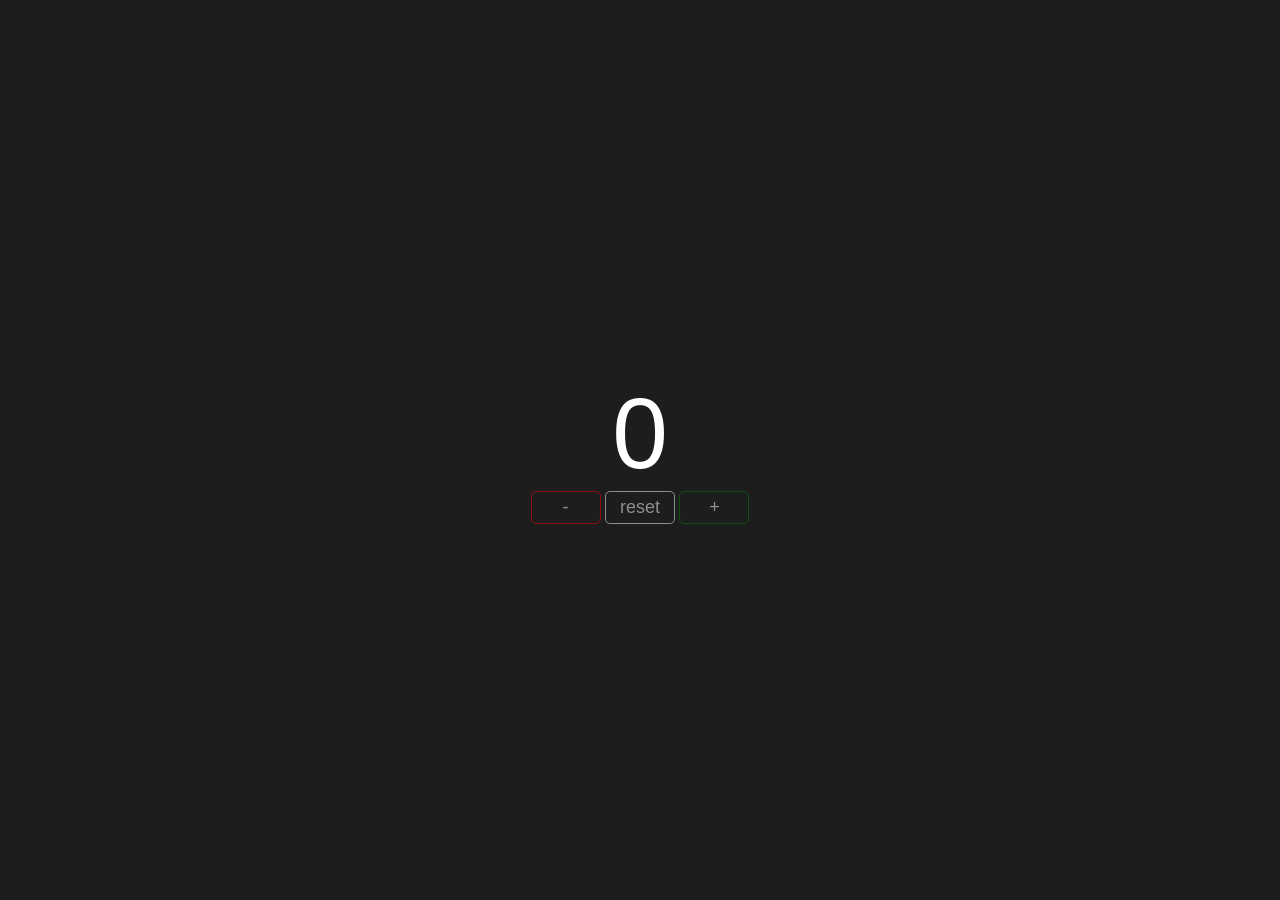
<file: basic JavaScript Project/1. NumberCounter-JavaScript-ProjectFile/html/index.html>
<!doctype html>
<html lang="en">
  <head>
    <meta charset="UTF-8" />
    <meta name="viewport" content="width=device-width, initial-scale=1.0" />
    <title>Number counter</title>
    <link rel="stylesheet" href="../css/style.css">
  </head>
  <body>
    <div class="container">
      <p id="number">0</p>
      <button id="decrease">-</button>
      <button id="reset">reset</button>
      <button id="increase">+</button>
    </div>

    <script src="../javaScript/javaScript.js"></script>
  </body>
</html>
</file>
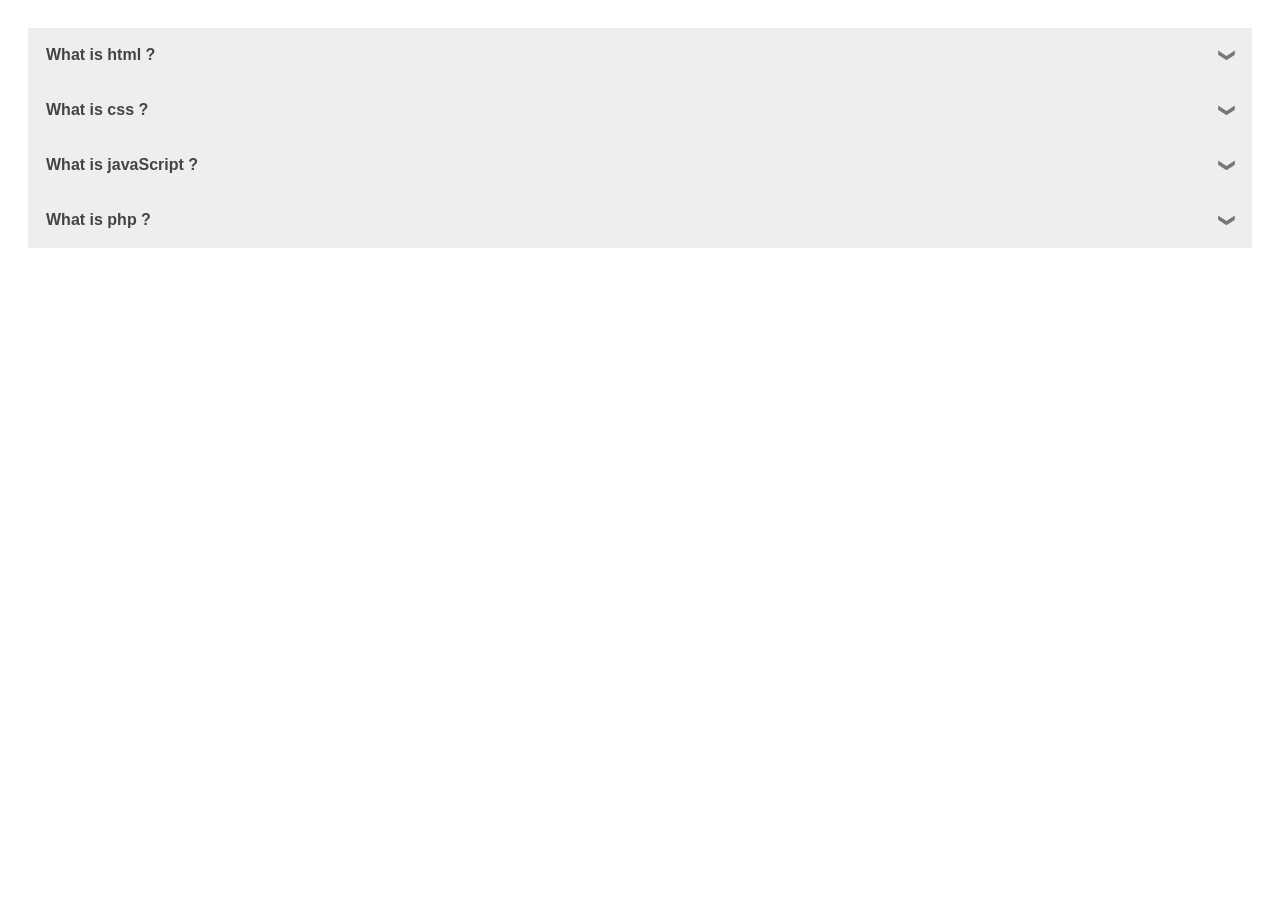
<file: basic JavaScript Project/2. AccordionMenu-JavaScript-ProjectFile/html/index.html>
<!doctype html>
<html lang="en" dir="ltr">
  <head>
    <meta charset="UTF-8" />
    <meta name="viewport" content="width=device-width, initial-scale=1.0" />
    <title>Document</title>
    <link rel="stylesheet" href="../css/style.css">
  </head>
  <body>



    <button class="accordion">What is html ?</button>
    <div class="panel">
      <p>
        Lorem ipsum dolor sit amet consectetur adipisicing elit. Aperiam
        accusamus unde veniam sit accusantium nemo esse quo! Molestiae nobis,
        maxime est saepe dolorum mollitia esse fugit nihil praesentium at ut.
      </p>
    </div>
    <button class="accordion">What is css ?</button>
    <div class="panel">
      <p>
        Lorem ipsum dolor sit amet consectetur adipisicing elit. Aperiam
        accusamus unde veniam sit accusantium nemo esse quo! Molestiae nobis,
        maxime est saepe dolorum mollitia esse fugit nihil praesentium at ut.
      </p>
    </div>
    <button class="accordion">What is javaScript ?</button>
    <div class="panel">
      <p>
        Lorem ipsum dolor sit amet consectetur adipisicing elit. Aperiam
        accusamus unde veniam sit accusantium nemo esse quo! Molestiae nobis,
        maxime est saepe dolorum mollitia esse fugit nihil praesentium at ut.
      </p>
    </div>
    <button class="accordion">What is php ?</button>
    <div class="panel">
      <p>
        Lorem ipsum dolor sit amet consectetur adipisicing elit. Aperiam
        accusamus unde veniam sit accusantium nemo esse quo! Molestiae nobis,
        maxime est saepe dolorum mollitia esse fugit nihil praesentium at ut.
      </p>
    </div>



    <!-- js files  -->
    <script src="../javaScript/script.js"></script>
  </body>
</html>
</file>
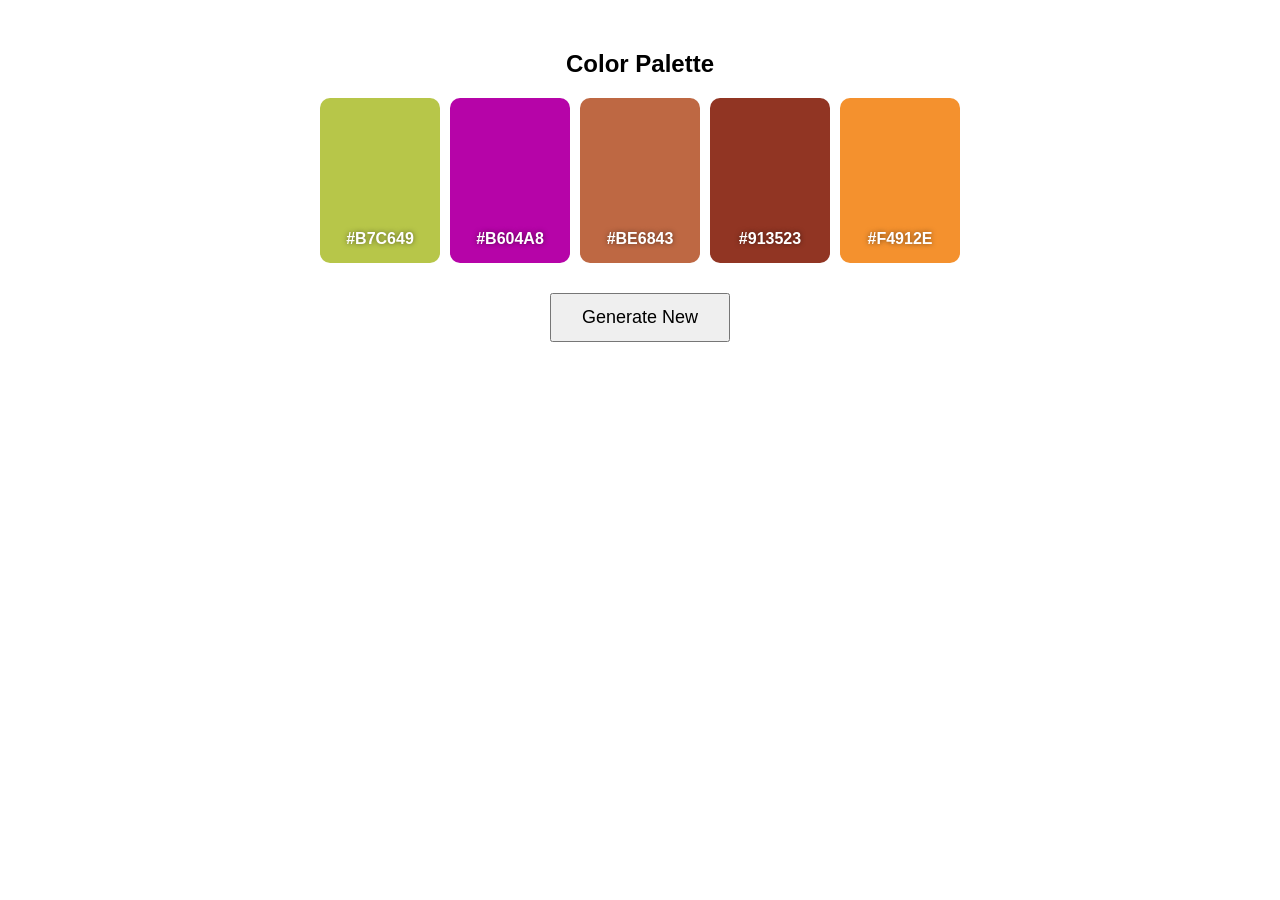
<file: basic JavaScript Project/5. InteractiveColorPaletteGenerator-JavaScript-ProjectFile/html/index.html>
<!doctype html>
<html lang="en">
  <head>
    <meta charset="UTF-8" />
    <meta name="viewport" content="width=device-width, initial-scale=1.0" />
    <title>javaScript project file</title>
    <link rel="stylesheet" href="../css/style.css" />

    
  </head>
  <body>

     <h2> Color Palette </h2>
    <div class="palette" id="palette"></div>
    <button onclick="generatePalette()">Generate New</button>
    <p id="msg" style="margin-top:20px;color:green;"></p>


    <script src="../JavaScript/index.js"></script>

  </body>
</html>
</file>
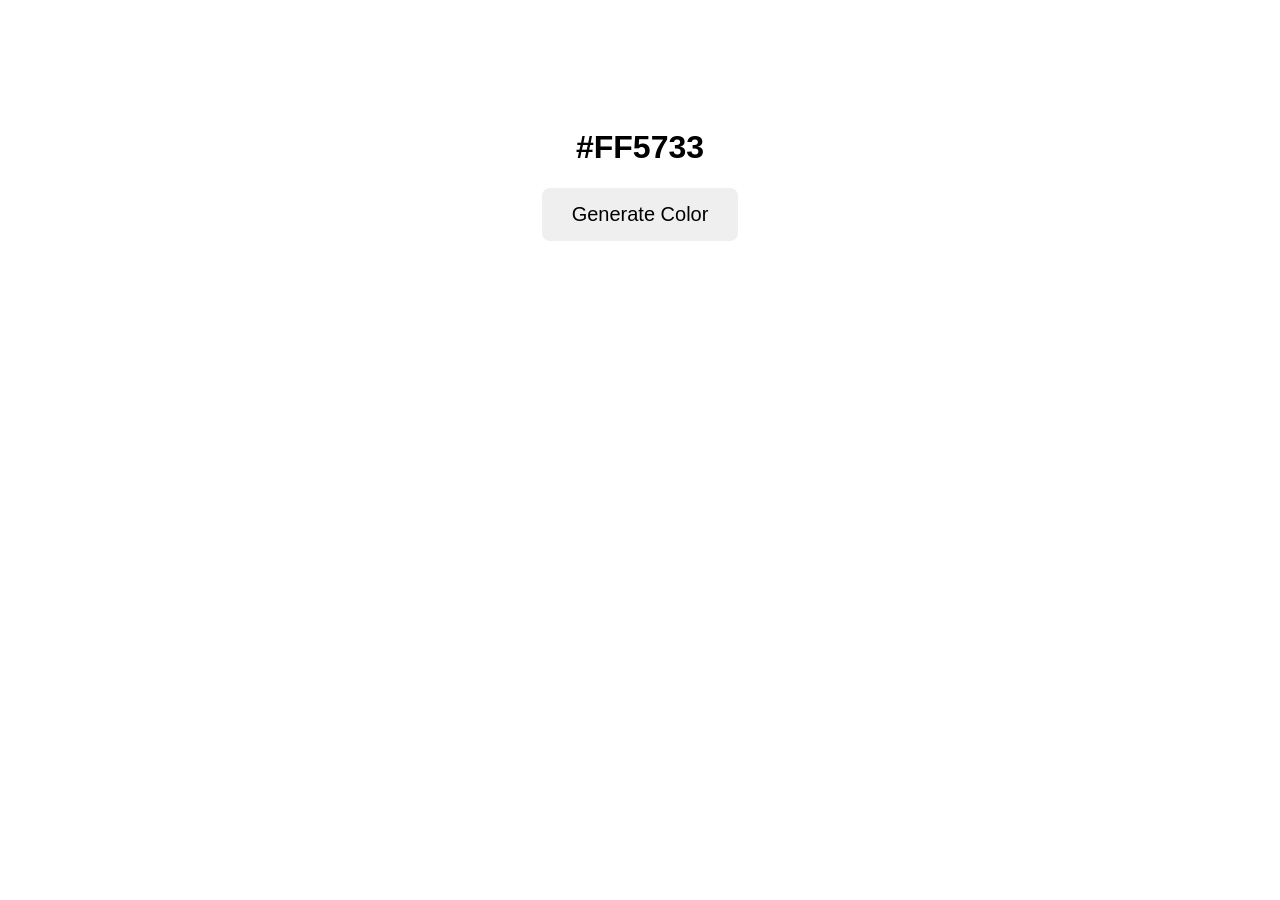
<file: basic JavaScript Project/6. interactiveColorGenerator-in-HTMLBackgroundColor-JavaScript-ProjectFile/html/index.html>
<!doctype html>
<html lang="en" dir="ltr">
  <head>
    <meta charset="UTF-8" />
    <meta name="viewport" content="width=device-width, initial-scale=1.0" />
    <title>Color Palette</title>
    <link rel="stylesheet" href="../css/style.css" />
    <style></style>
  </head>
  <body>
    <h1 id="colorDisplay">#FF5733</h1>
    <button onclick="generateColor()">Generate Color</button>

    <script src="../JavaScript/index.js"></script>
  </body>
</html>
</file>
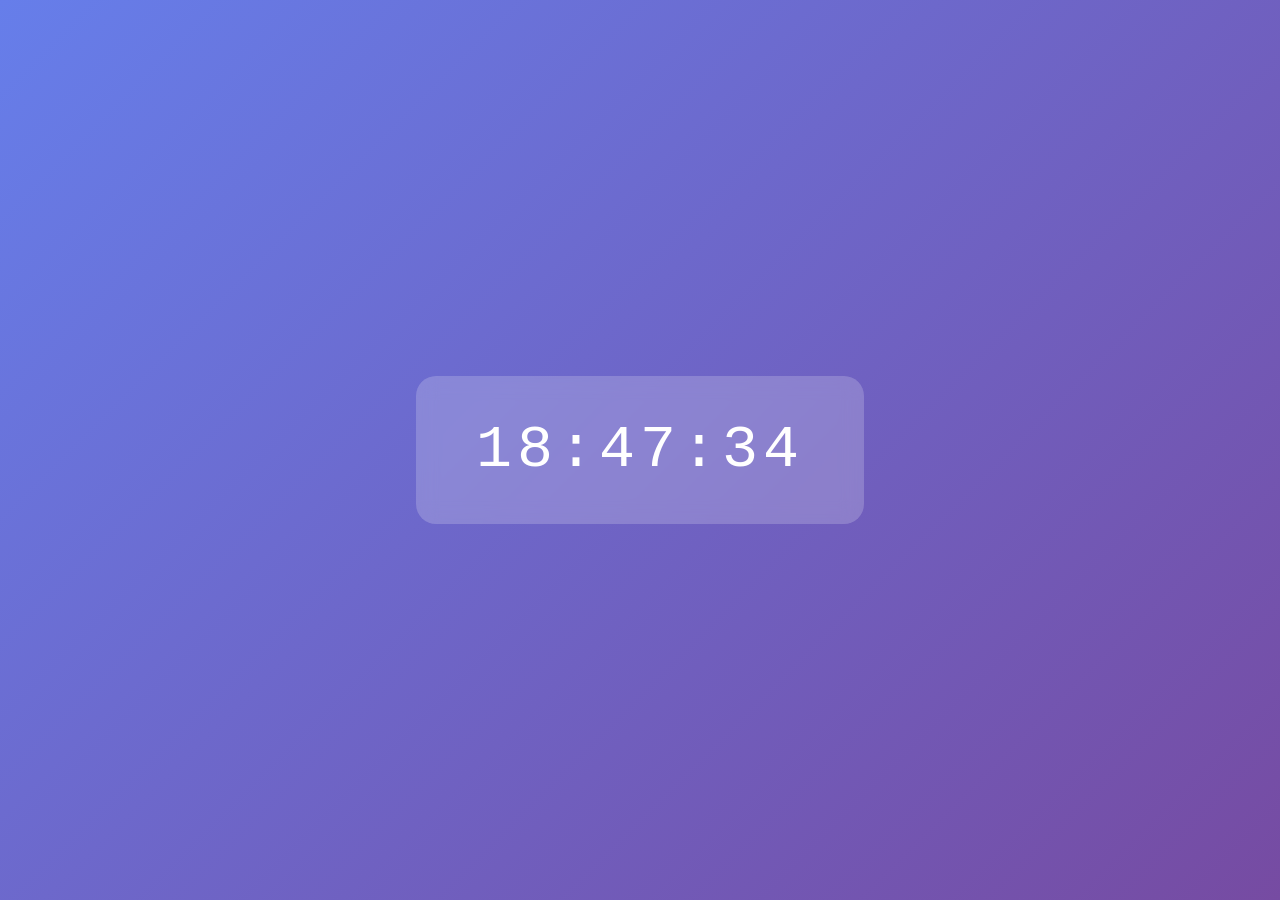
<file: basic JavaScript Project/7. DynamicClock-with-CustomStyling-JavaScript Project file/html/index.html>
<!doctype html>
<html lang="en" dir="ltr">
  <head>
    <meta charset="UTF-8" />
    <meta name="viewport" content="width=device-width, initial-scale=1.0" />
    <title>Color Palette</title>
    <link rel="stylesheet" href="../css/style.css" />
  </head>
  <body>
    <div class="clock" id="clock">00:00:00</div>

    <script src="../JavaScript/index.js"></script>
    
  </body>
</html>
</file>
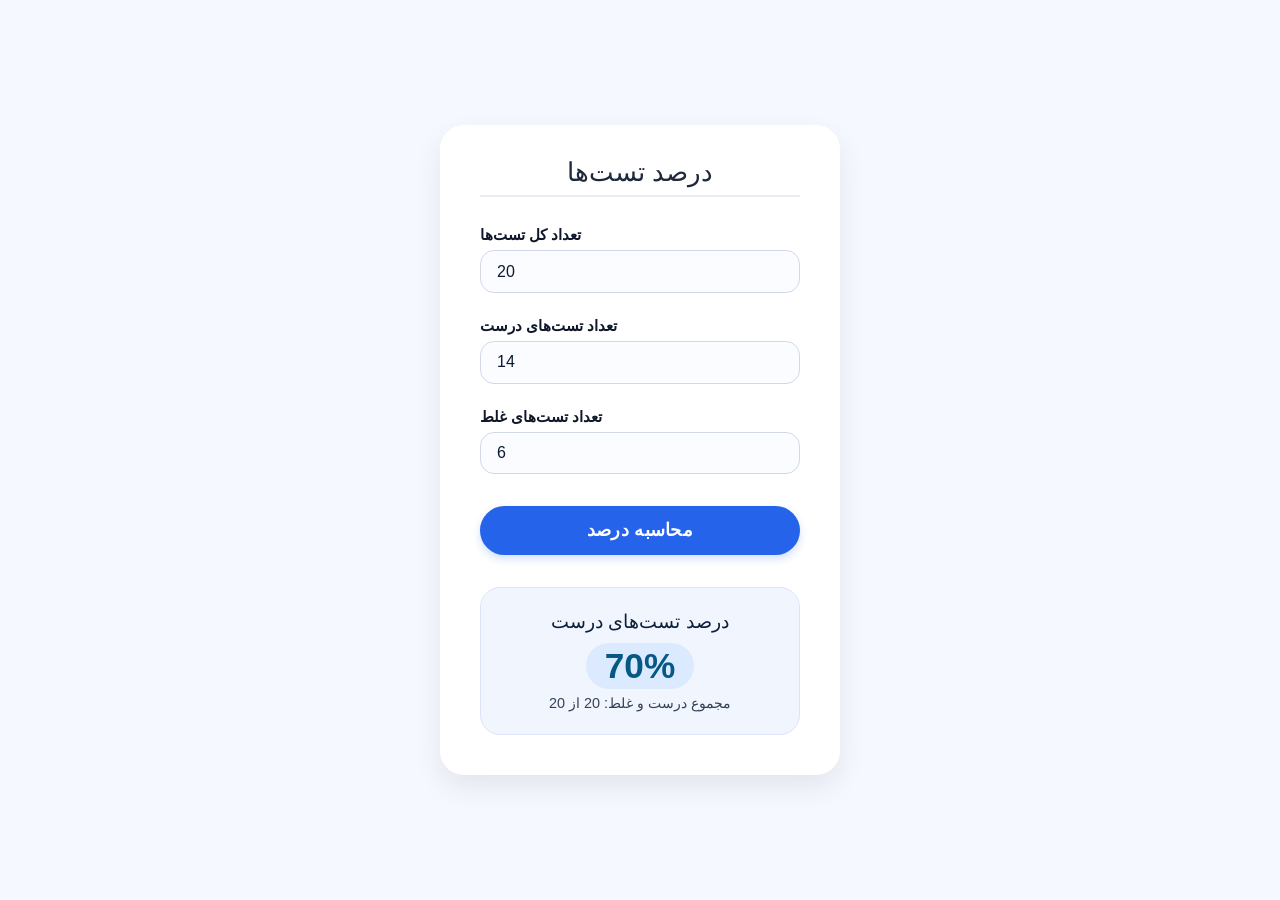
<file: basic JavaScript Project/8. Percentage-of-tests-javaScript-ProjectFile/html/index.html>
<!doctype html>
<html lang="en">
  <head>
    <meta charset="UTF-8" />
    <meta name="viewport" content="width=device-width, initial-scale=1.0" />
    <title>Simple Navigation with Dropdowns</title>
    <link rel="stylesheet" href="../css/style.css" />
  </head>
  <body>
    <!-- ===== HTML BODY ===== -->
    <div class="card">
      <h2> درصد تست‌ها</h2>

      <!-- فرم شامل سه ورودی و یک باتن -->
      <form id="testForm">
        <div class="form-group">
          <label for="totalTests"> تعداد کل تست‌ها</label>
          <input
            type="number"
            id="totalTests"
            placeholder="for example : 15"
            value="20"
            min="0"
          />
        </div>

        <div class="form-group">
          <label for="correctTests"> تعداد تست‌های درست</label>
          <input
            type="number"
            id="correctTests"
            placeholder="for example : 15"
            value="14"
            min="0"
          />
        </div>

        <div class="form-group">
          <label for="wrongTests"> تعداد تست‌های غلط</label>
          <input
            type="number"
            id="wrongTests"
            placeholder="for example : 5"
            value="6"
            min="0"
          />
        </div>

        <button type="button" class="btn" id="calcBtn">محاسبه درصد</button>
      </form>

      <!-- نمایش نتیجه درصد -->
      <div class="result-box" id="resultDisplay">
        <p>درصد تست‌های درست</p>
        <div class="percent" id="percentValue">۰٪</div>
        <p style="font-size: 0.9rem; color: #334155" id="detailInfo">
          ( از مجموع تست‌ها )
        </p>
      </div>
    </div>

   

    <!-- ===== JAVA SCRIPT SOURCE ===== -->
    <script src="../JavaScript/index.js"></script>
  </body>
</html>
</file>
<file: basic JavaScript Project/1. NumberCounter-JavaScript-ProjectFile/css/style.css>
/* Combined styles from all snippets */
* {
  margin: 0;
  padding: 0;
  box-sizing: border-box;
}

body {
  height: 100vh;
  display: flex;
  align-items: center;
  justify-content: center;
  background-color: #1d1d1d;
  font-family: sans-serif;
  flex-direction: column;
  gap: 20px;
}

p#number {
  text-align: center;
  color: #fff;
  font-size: 100px;
  margin: 0;
}

.button-container {
  display: flex;
  gap: 15px;
}

button {
  width: 70px;
  border: 0;
  outline: 0;
  padding: 5px;
  border-radius: 5px;
  background-color: transparent;
  border: 1px solid #fff;
  color: #fff;
  opacity: 0.5;
  cursor: pointer;
  font-size: 18px;
  transition: all 0.2s ease;
}

button:first-of-type {
  border-color: red;
}

button:last-of-type {
  border-color: green;
}

button:hover {
  color: rgb(236, 154, 2);
  opacity: 1;
}
</file>
<file: basic JavaScript Project/2. AccordionMenu-JavaScript-ProjectFile/css/style.css>
/* Accordion Button */
body {
    font-family: 'Montserrat', sans-serif;
    padding: 20px;
}

.accordion {
    background-color: #eee;
    color: #444;
    cursor: pointer;
    padding: 18px;
    width: 100%;
    border: none;
    text-align: left;
    outline: none;
    font-size: 16px;
    font-weight: bold;
}

/* Hover Effect */
.active , .accordion:hover {
  background-color: #ccc;
}

.accordion::after {
          content: '\00276F';
          transform: rotate(90deg);
          color: #777;
          font-weight: bold;
          float: right;
          margin-left: 5px;
          transition: all 0.5s;
}

.active:after {
          content: '\00276F';
          transform: rotate(270deg);
          
}


/* Panel Content */
.panel{
    padding: 0 18px;
    background-color: rgb(248, 207, 130);
    max-height: 0;
    overflow: hidden;
    transition: max-height 0.2s ease-out;
}
</file>
<file: basic JavaScript Project/5. InteractiveColorPaletteGenerator-JavaScript-ProjectFile/css/style.css>
body {
  font-family: Arial;
  text-align: center;
  margin-top: 50px;
}
.palette {
  display: flex;
  justify-content: center;
  gap: 10px;
  flex-wrap: wrap;
}
.color-box {
  width: 120px;
  height: 150px;
  border-radius: 10px;
  cursor: pointer;
  display: flex;
  align-items: flex-end;
  justify-content: center;
  padding-bottom: 15px;
  color: white;
  font-weight: bold;
  text-shadow: 0 0 5px rgba(0, 0, 0, 0.5);
}
button {
  padding: 12px 30px;
  font-size: 18px;
  margin-top: 30px;
  cursor: pointer;
}
</file>
<file: basic JavaScript Project/6. interactiveColorGenerator-in-HTMLBackgroundColor-JavaScript-ProjectFile/css/style.css>
body {
  transition: background 0.5s;
  font-family: Arial;
  text-align: center;
  padding-top: 100px;
}
button {
  padding: 15px 30px;
  font-size: 20px;
  cursor: pointer;
  border: none;
  border-radius: 8px;
}
</file>
<file: basic JavaScript Project/7. DynamicClock-with-CustomStyling-JavaScript Project file/css/style.css>
body {
  background: linear-gradient(135deg, #667eea, #764ba2);
  display: flex;
  justify-content: center;
  align-items: center;
  height: 100vh;
  margin: 0;
  font-family: "Courier New", monospace;
}
.clock {
  background: rgba(255, 255, 255, 0.2);
  padding: 40px 60px;
  border-radius: 20px;
  backdrop-filter: blur(10px);
  color: white;
  font-size: 60px;
  letter-spacing: 5px;
}
</file>
<file: basic JavaScript Project/8. Percentage-of-tests-javaScript-ProjectFile/css/style.css>
body {
  font-family: Tahoma, Arial, sans-serif;
  background: #f5f9ff;
  display: flex;
  justify-content: center;
  align-items: center;
  height: 100vh;
  margin: 0;
}
.card {
  background: white;
  padding: 2rem 2.5rem 2.5rem 2.5rem;
  border-radius: 24px;
  box-shadow: 0 12px 28px rgba(0, 0, 0, 0.08);
  max-width: 400px;
  width: 100%;
  box-sizing: border-box;
}
h2 {
  text-align: center;
  color: #1e293b;
  margin-top: 0;
  margin-bottom: 1.8rem;
  font-weight: 500;
  font-size: 1.6rem;
  border-bottom: 2px solid #e9edf4;
  padding-bottom: 0.5rem;
}
.form-group {
  margin-bottom: 1.5rem;
}
label {
  display: block;
  font-weight: 600;
  color: #0f172a;
  margin-bottom: 0.4rem;
  font-size: 0.95rem;
}
input {
  width: 100%;
  padding: 0.7rem 1rem;
  border: 1px solid #d1d9e8;
  border-radius: 14px;
  font-size: 1rem;
  background: #fafcff;
  transition: 0.2s;
  box-sizing: border-box;
  color: #0b1a33;
}
input:focus {
  outline: none;
  border-color: #3b82f6;
  background: white;
  box-shadow: 0 0 0 3px rgba(59, 130, 246, 0.15);
}
.btn {
  width: 100%;
  background: #2563eb;
  color: white;
  border: none;
  padding: 0.85rem;
  font-size: 1.1rem;
  font-weight: 600;
  border-radius: 40px;
  cursor: pointer;
  margin-top: 0.5rem;
  transition: 0.2s;
  letter-spacing: 0.3px;
  box-shadow: 0 4px 8px rgba(37, 99, 235, 0.2);
}
.btn:hover {
  background: #1d4ed8;
  transform: scale(1.01);
  box-shadow: 0 8px 18px rgba(37, 99, 235, 0.25);
}
.btn:active {
  background: #1e40af;
  transform: scale(0.98);
}
.result-box {
  background: #f1f6fe;
  border-radius: 20px;
  padding: 1rem 1.2rem;
  margin-top: 2rem;
  text-align: center;
  border: 1px solid #dce5f5;
}
.result-box p {
  margin: 0.4rem 0;
  font-size: 1.2rem;
  color: #0b1f3b;
}
.result-box .percent {
  font-size: 2.2rem;
  font-weight: 700;
  color: #075985;
  background: #dbeafe;
  display: inline-block;
  padding: 0.2rem 1.2rem;
  border-radius: 60px;
  margin-top: 0.2rem;
}
.hint {
  font-size: 0.8rem;
  color: #475569;
  margin-top: 0.2rem;
  opacity: 0.8;
}
</file>
